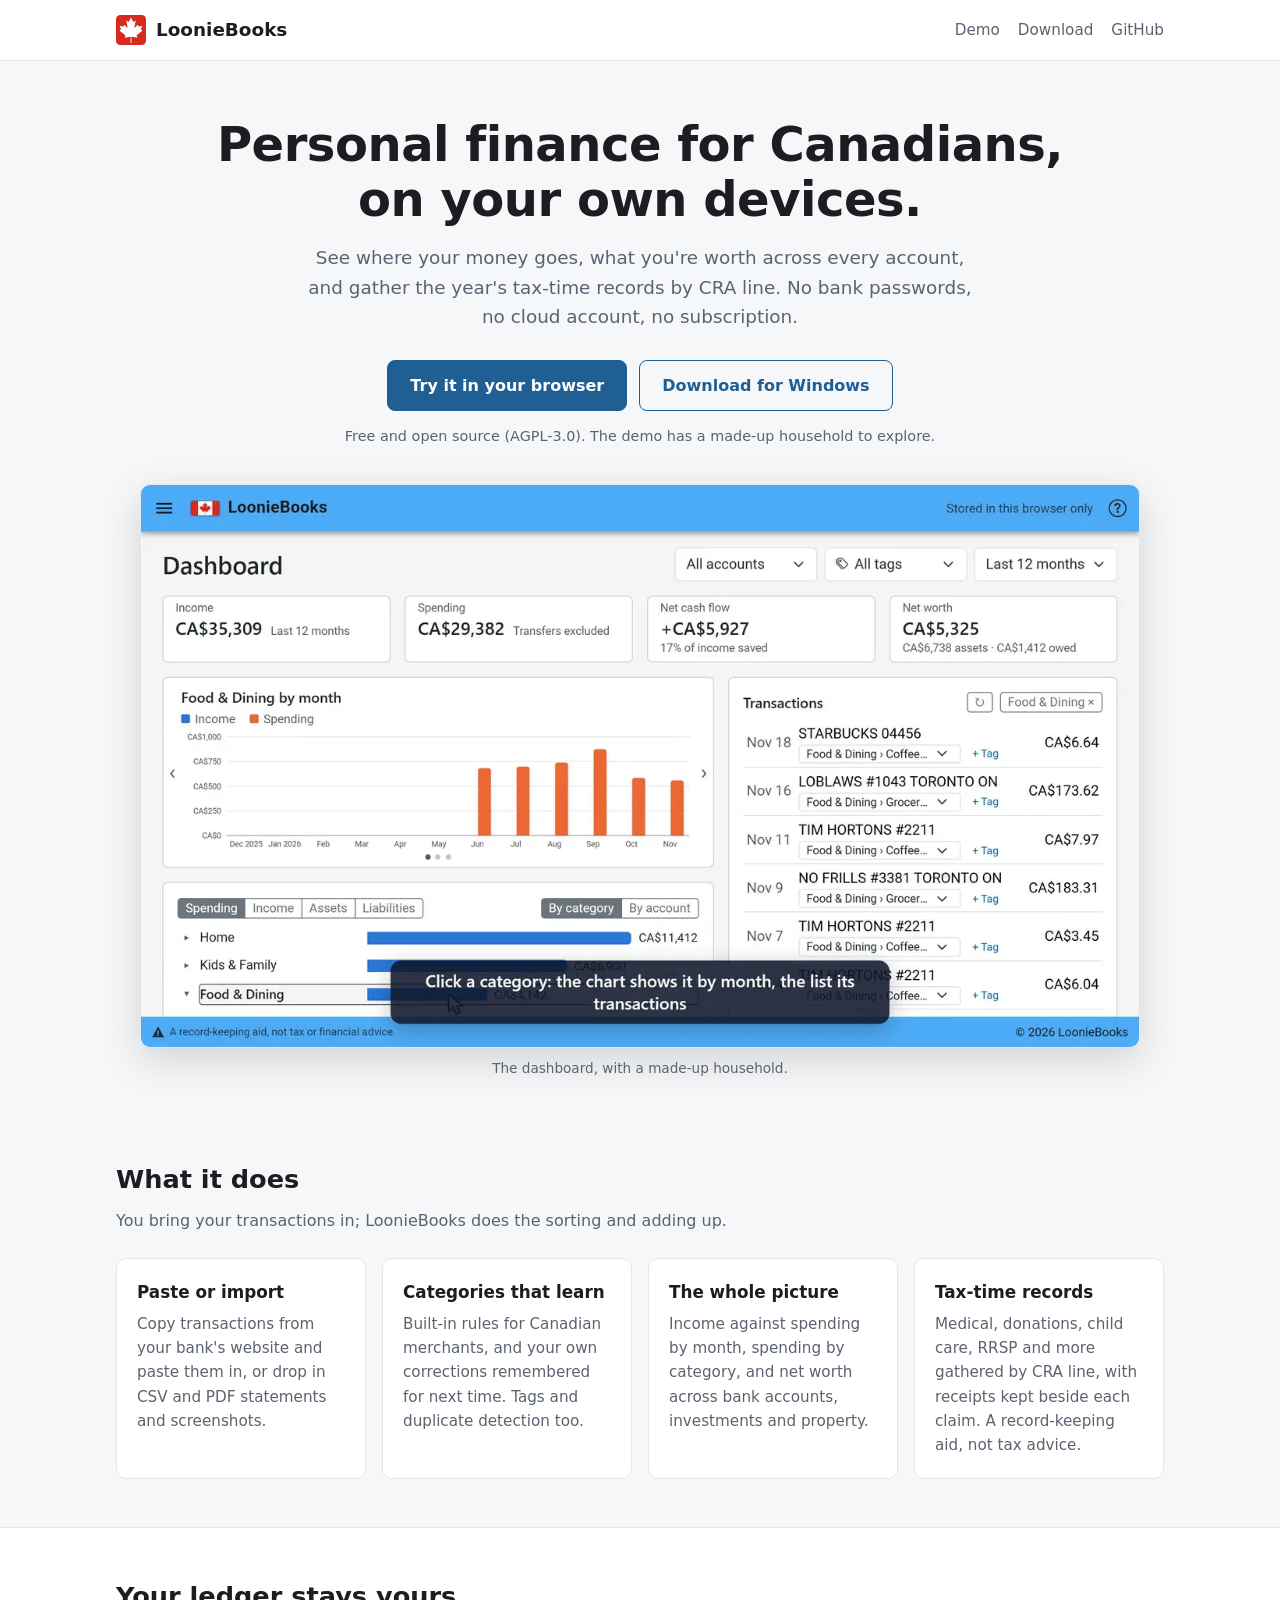
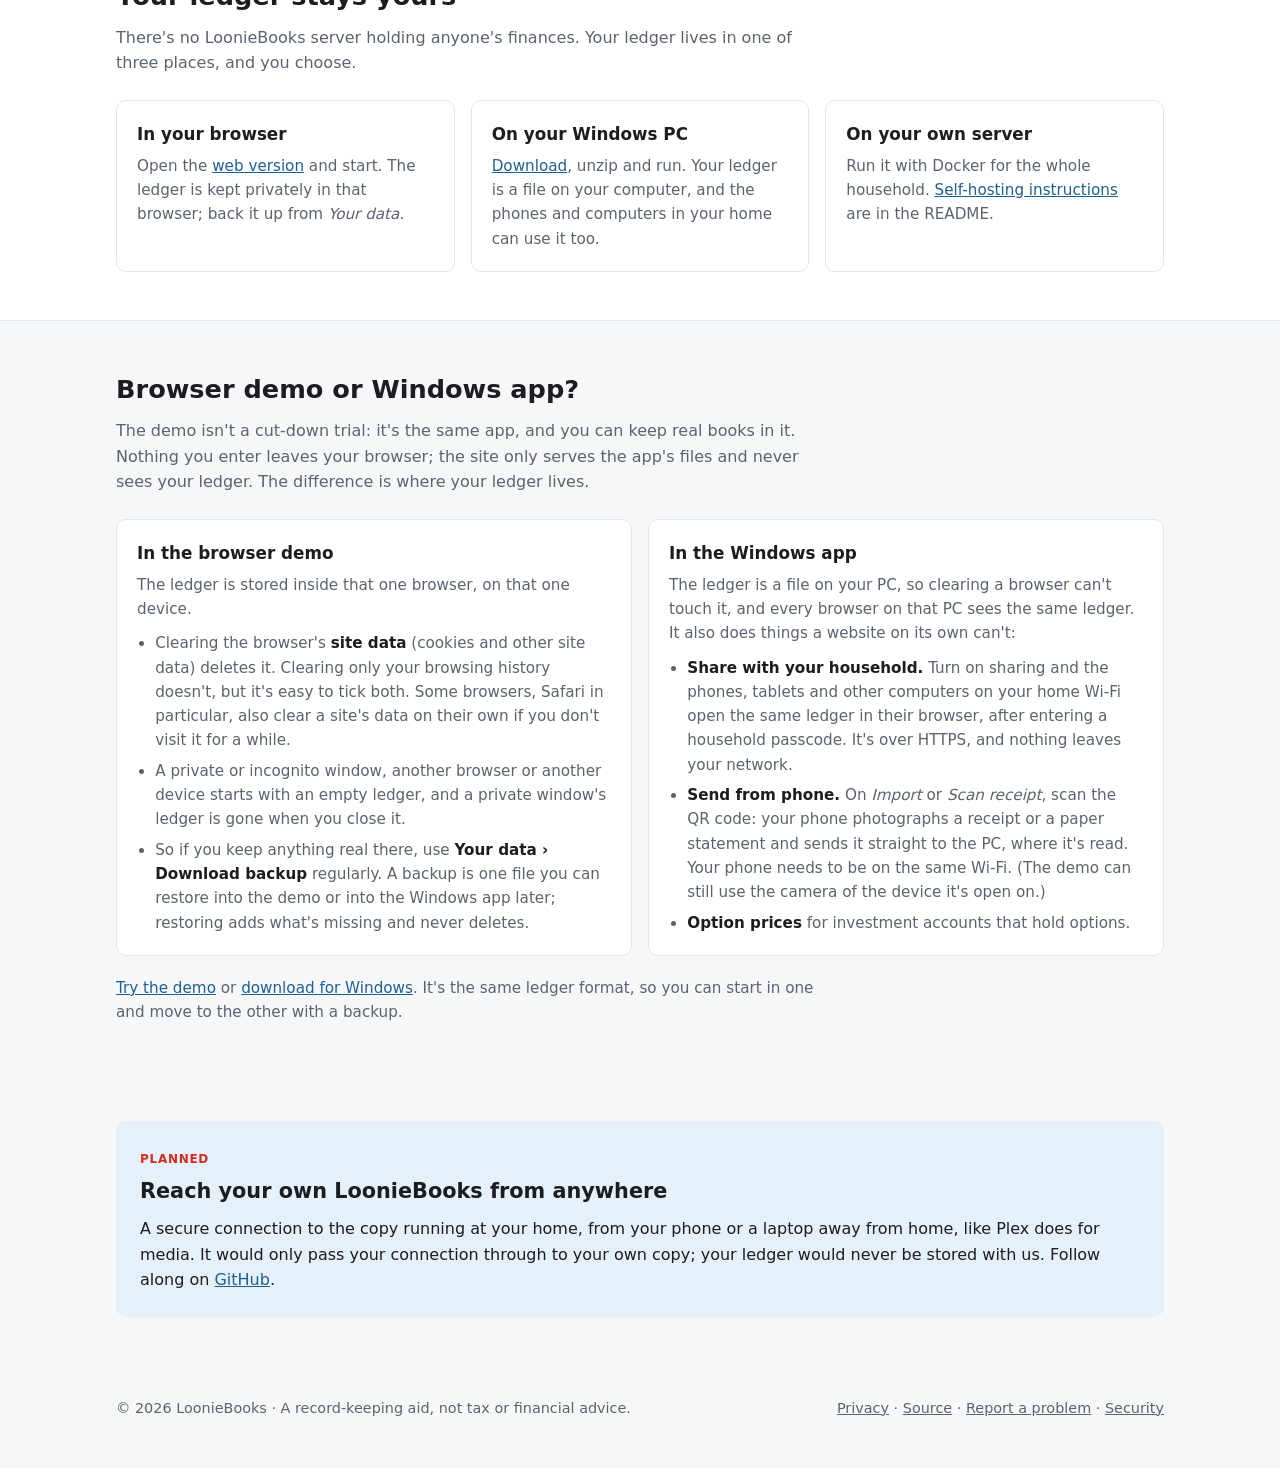
<file: landing/public/index.html>
<!DOCTYPE html>
<html lang="en">
<head>
    <meta charset="utf-8" />
    <meta name="viewport" content="width=device-width, initial-scale=1" />
    <title>LoonieBooks · Personal finance for Canadians, on your own devices</title>
    <meta name="description" content="Track spending, net worth and tax-time records. Free and open source; your ledger stays in your browser, on your PC or on your own server. No bank passwords, no cloud account." />
    <meta property="og:title" content="LoonieBooks" />
    <meta property="og:description" content="Personal finance for Canadians, on your own devices. Free and open source." />
    <meta property="og:image" content="https://looniebooks.ca/dashboard.webp" />
    <meta property="og:url" content="https://looniebooks.ca/" />
    <link rel="icon" type="image/svg+xml" href="favicon.svg" />
    <link rel="alternate icon" type="image/png" href="favicon.png" />
    <link rel="apple-touch-icon" href="apple-touch-icon.png" />
    <link rel="canonical" href="https://looniebooks.ca/" />
    <style>
        :root {
            --bg: #f6f7f9;
            --surface: #ffffff;
            --text: #1b1d21;
            --muted: #5b6370;
            --border: #e3e6ea;
            --accent: #1f5f94;
            --accent-fg: #ffffff;
            --accent-soft: #e6f0f8;
            --maple: #d52b1e;
            color-scheme: light;
        }
        @media (prefers-color-scheme: dark) {
            :root {
                --bg: #16181b;
                --surface: #212529;
                --text: #eef0f3;
                --muted: #a4abb6;
                --border: #2e3338;
                --accent: #4dabf5;
                --accent-fg: #0d1b26;
                --accent-soft: #1c2b38;
                color-scheme: dark;
            }
        }
        * { box-sizing: border-box; }
        body {
            margin: 0;
            background: var(--bg);
            color: var(--text);
            font: 16px/1.6 system-ui, -apple-system, "Segoe UI", Roboto, "Helvetica Neue", Arial, sans-serif;
        }
        a { color: var(--accent); }
        .wrap { max-width: 1080px; margin: 0 auto; padding: 0 16px; }
        header { border-bottom: 1px solid var(--border); background: var(--surface); }
        header .wrap { display: flex; align-items: center; gap: 12px; height: 60px; }
        .brand { display: flex; align-items: center; gap: 10px; font-weight: 700; font-size: 1.15rem; color: var(--text); text-decoration: none; }
        .brand img { width: 30px; height: 30px; }
        header nav { margin-left: auto; display: flex; gap: 18px; font-size: .95rem; }
        header nav a { color: var(--muted); text-decoration: none; }
        header nav a:hover { color: var(--text); }
        .hero { padding: 56px 0 32px; text-align: center; }
        .hero h1 { font-size: clamp(1.9rem, 4.5vw, 3rem); line-height: 1.15; margin: 0 0 16px; letter-spacing: -0.01em; }
        .hero p.lead { font-size: 1.15rem; color: var(--muted); max-width: 680px; margin: 0 auto 28px; }
        .buttons { display: flex; flex-wrap: wrap; gap: 12px; justify-content: center; }
        .btn {
            display: inline-block; padding: 12px 22px; border-radius: 8px; font-weight: 600; text-decoration: none;
            border: 1px solid var(--accent);
        }
        .btn.primary { background: var(--accent); color: var(--accent-fg); }
        .btn.secondary { color: var(--accent); background: transparent; }
        .fine { margin-top: 14px; font-size: .9rem; color: var(--muted); }
        .shot { margin: 36px auto 0; max-width: 1000px; }
        .shot img {
            width: 100%; height: auto; display: block; border-radius: 10px; border: 1px solid var(--border);
            box-shadow: 0 12px 40px rgba(0, 0, 0, .15);
        }
        .shot figcaption { font-size: .85rem; color: var(--muted); text-align: center; margin-top: 10px; }
        section { padding: 48px 0; }
        section h2 { font-size: 1.6rem; margin: 0 0 8px; }
        section > .wrap > p.intro { color: var(--muted); margin: 0 0 24px; max-width: 720px; }
        .grid { display: grid; gap: 16px; grid-template-columns: repeat(auto-fit, minmax(240px, 1fr)); }
        .card { background: var(--surface); border: 1px solid var(--border); border-radius: 10px; padding: 20px; }
        .card h3 { margin: 0 0 6px; font-size: 1.05rem; }
        .card p { margin: 0; color: var(--muted); font-size: .95rem; }
        .card ul { margin: 10px 0 0; padding-left: 1.2em; color: var(--muted); font-size: .95rem; }
        .card li + li { margin-top: 6px; }
        .card li strong { color: var(--text); }
        .compare { grid-template-columns: repeat(auto-fit, minmax(300px, 1fr)); }
        p.after { color: var(--muted); font-size: .95rem; margin: 20px 0 0; max-width: 720px; }
        .band { background: var(--surface); border-top: 1px solid var(--border); border-bottom: 1px solid var(--border); }
        .soon { background: var(--accent-soft); border-radius: 10px; padding: 24px; }
        .soon h2 { font-size: 1.3rem; }
        .soon p { margin: 0; }
        .tag { display: inline-block; font-size: .75rem; font-weight: 700; text-transform: uppercase; letter-spacing: .06em; color: var(--maple); margin-bottom: 6px; }
        footer { padding: 32px 0 48px; color: var(--muted); font-size: .9rem; }
        footer .wrap { display: flex; flex-wrap: wrap; gap: 8px 24px; justify-content: space-between; }
        footer a { color: var(--muted); }
        @media (max-width: 560px) {
            header nav a.optional { display: none; }
            .hero { padding-top: 36px; }
        }
    </style>
</head>
<body>
    <header>
        <div class="wrap">
            <a class="brand" href="/"><img src="favicon.svg" alt="" /> LoonieBooks</a>
            <nav aria-label="Main">
                <a href="https://demo.looniebooks.ca/">Demo</a>
                <a class="optional" href="https://github.com/savagepanda/LoonieBooks/releases/latest">Download</a>
                <a href="https://github.com/savagepanda/LoonieBooks">GitHub</a>
            </nav>
        </div>
    </header>

    <main>
        <div class="hero">
            <div class="wrap">
                <h1>Personal finance for Canadians,<br />on your own devices.</h1>
                <p class="lead">
                    See where your money goes, what you're worth across every account, and gather the year's tax-time records
                    by CRA line. No bank passwords, no cloud account, no subscription.
                </p>
                <div class="buttons">
                    <a class="btn primary" href="https://demo.looniebooks.ca/">Try it in your browser</a>
                    <a class="btn secondary" href="https://github.com/savagepanda/LoonieBooks/releases/latest">Download for Windows</a>
                </div>
                <p class="fine">Free and open source (AGPL-3.0). The demo has a made-up household to explore.</p>
                <figure class="shot">
                    <img src="dashboard.webp" width="1280" height="720" alt="The LoonieBooks dashboard: income and spending by month, spending by category, and recent transactions for a made-up household" />
                    <figcaption>The dashboard, with a made-up household.</figcaption>
                </figure>
            </div>
        </div>

        <section>
            <div class="wrap">
                <h2>What it does</h2>
                <p class="intro">You bring your transactions in; LoonieBooks does the sorting and adding up.</p>
                <div class="grid">
                    <div class="card">
                        <h3>Paste or import</h3>
                        <p>Copy transactions from your bank's website and paste them in, or drop in CSV and PDF statements and screenshots.</p>
                    </div>
                    <div class="card">
                        <h3>Categories that learn</h3>
                        <p>Built-in rules for Canadian merchants, and your own corrections remembered for next time. Tags and duplicate detection too.</p>
                    </div>
                    <div class="card">
                        <h3>The whole picture</h3>
                        <p>Income against spending by month, spending by category, and net worth across bank accounts, investments and property.</p>
                    </div>
                    <div class="card">
                        <h3>Tax-time records</h3>
                        <p>Medical, donations, child care, RRSP and more gathered by CRA line, with receipts kept beside each claim. A record-keeping aid, not tax advice.</p>
                    </div>
                </div>
            </div>
        </section>

        <section class="band">
            <div class="wrap">
                <h2>Your ledger stays yours</h2>
                <p class="intro">
                    There's no LoonieBooks server holding anyone's finances. Your ledger lives in one of three places, and you choose.
                </p>
                <div class="grid">
                    <div class="card">
                        <h3>In your browser</h3>
                        <p>Open the <a href="https://demo.looniebooks.ca/">web version</a> and start. The ledger is kept privately in that browser; back it up from <em>Your data</em>.</p>
                    </div>
                    <div class="card">
                        <h3>On your Windows PC</h3>
                        <p><a href="https://github.com/savagepanda/LoonieBooks/releases/latest">Download</a>, unzip and run. Your ledger is a file on your computer, and the phones and computers in your home can use it too.</p>
                    </div>
                    <div class="card">
                        <h3>On your own server</h3>
                        <p>Run it with Docker for the whole household. <a href="https://github.com/savagepanda/LoonieBooks#readme">Self-hosting instructions</a> are in the README.</p>
                    </div>
                </div>
            </div>
        </section>

        <section id="demo-or-app">
            <div class="wrap">
                <h2>Browser demo or Windows app?</h2>
                <p class="intro">
                    The demo isn't a cut-down trial: it's the same app, and you can keep real books in it. Nothing you enter leaves
                    your browser; the site only serves the app's files and never sees your ledger. The difference is where your
                    ledger lives.
                </p>
                <div class="grid compare">
                    <div class="card">
                        <h3>In the browser demo</h3>
                        <p>The ledger is stored inside that one browser, on that one device.</p>
                        <ul>
                            <li>Clearing the browser's <strong>site data</strong> (cookies and other site data) deletes it. Clearing only
                                your browsing history doesn't, but it's easy to tick both. Some browsers, Safari in particular, also clear
                                a site's data on their own if you don't visit it for a while.</li>
                            <li>A private or incognito window, another browser or another device starts with an empty ledger, and a
                                private window's ledger is gone when you close it.</li>
                            <li>So if you keep anything real there, use <strong>Your data › Download backup</strong> regularly. A backup
                                is one file you can restore into the demo or into the Windows app later; restoring adds what's missing
                                and never deletes.</li>
                        </ul>
                    </div>
                    <div class="card">
                        <h3>In the Windows app</h3>
                        <p>The ledger is a file on your PC, so clearing a browser can't touch it, and every browser on that PC sees the same ledger. It also does things a website on its own can't:</p>
                        <ul>
                            <li><strong>Share with your household.</strong> Turn on sharing and the phones, tablets and other computers on
                                your home Wi-Fi open the same ledger in their browser, after entering a household passcode. It's over
                                HTTPS, and nothing leaves your network.</li>
                            <li><strong>Send from phone.</strong> On <em>Import</em> or <em>Scan receipt</em>, scan the QR code: your
                                phone photographs a receipt or a paper statement and sends it straight to the PC, where it's read. Your
                                phone needs to be on the same Wi-Fi. (The demo can still use the camera of the device it's open on.)</li>
                            <li><strong>Option prices</strong> for investment accounts that hold options.</li>
                        </ul>
                    </div>
                </div>
                <p class="after">
                    <a href="https://demo.looniebooks.ca/">Try the demo</a> or
                    <a href="https://github.com/savagepanda/LoonieBooks/releases/latest">download for Windows</a>. It's the same
                    ledger format, so you can start in one and move to the other with a backup.
                </p>
            </div>
        </section>

        <section>
            <div class="wrap">
                <div class="soon">
                    <span class="tag">Planned</span>
                    <h2>Reach your own LoonieBooks from anywhere</h2>
                    <p>
                        A secure connection to the copy running at your home, from your phone or a laptop away from home, like Plex does
                        for media. It would only pass your connection through to your own copy; your ledger would never be stored with us.
                        Follow along on <a href="https://github.com/savagepanda/LoonieBooks">GitHub</a>.
                    </p>
                </div>
            </div>
        </section>
    </main>

    <footer>
        <div class="wrap">
            <span>© 2026 LoonieBooks · A record-keeping aid, not tax or financial advice.</span>
            <span>
                <a href="/privacy">Privacy</a> ·
                <a href="https://github.com/savagepanda/LoonieBooks">Source</a> ·
                <a href="https://github.com/savagepanda/LoonieBooks/issues">Report a problem</a> ·
                <a href="https://github.com/savagepanda/LoonieBooks/blob/main/SECURITY.md">Security</a>
            </span>
        </div>
    </footer>
</body>
</html>
</file>
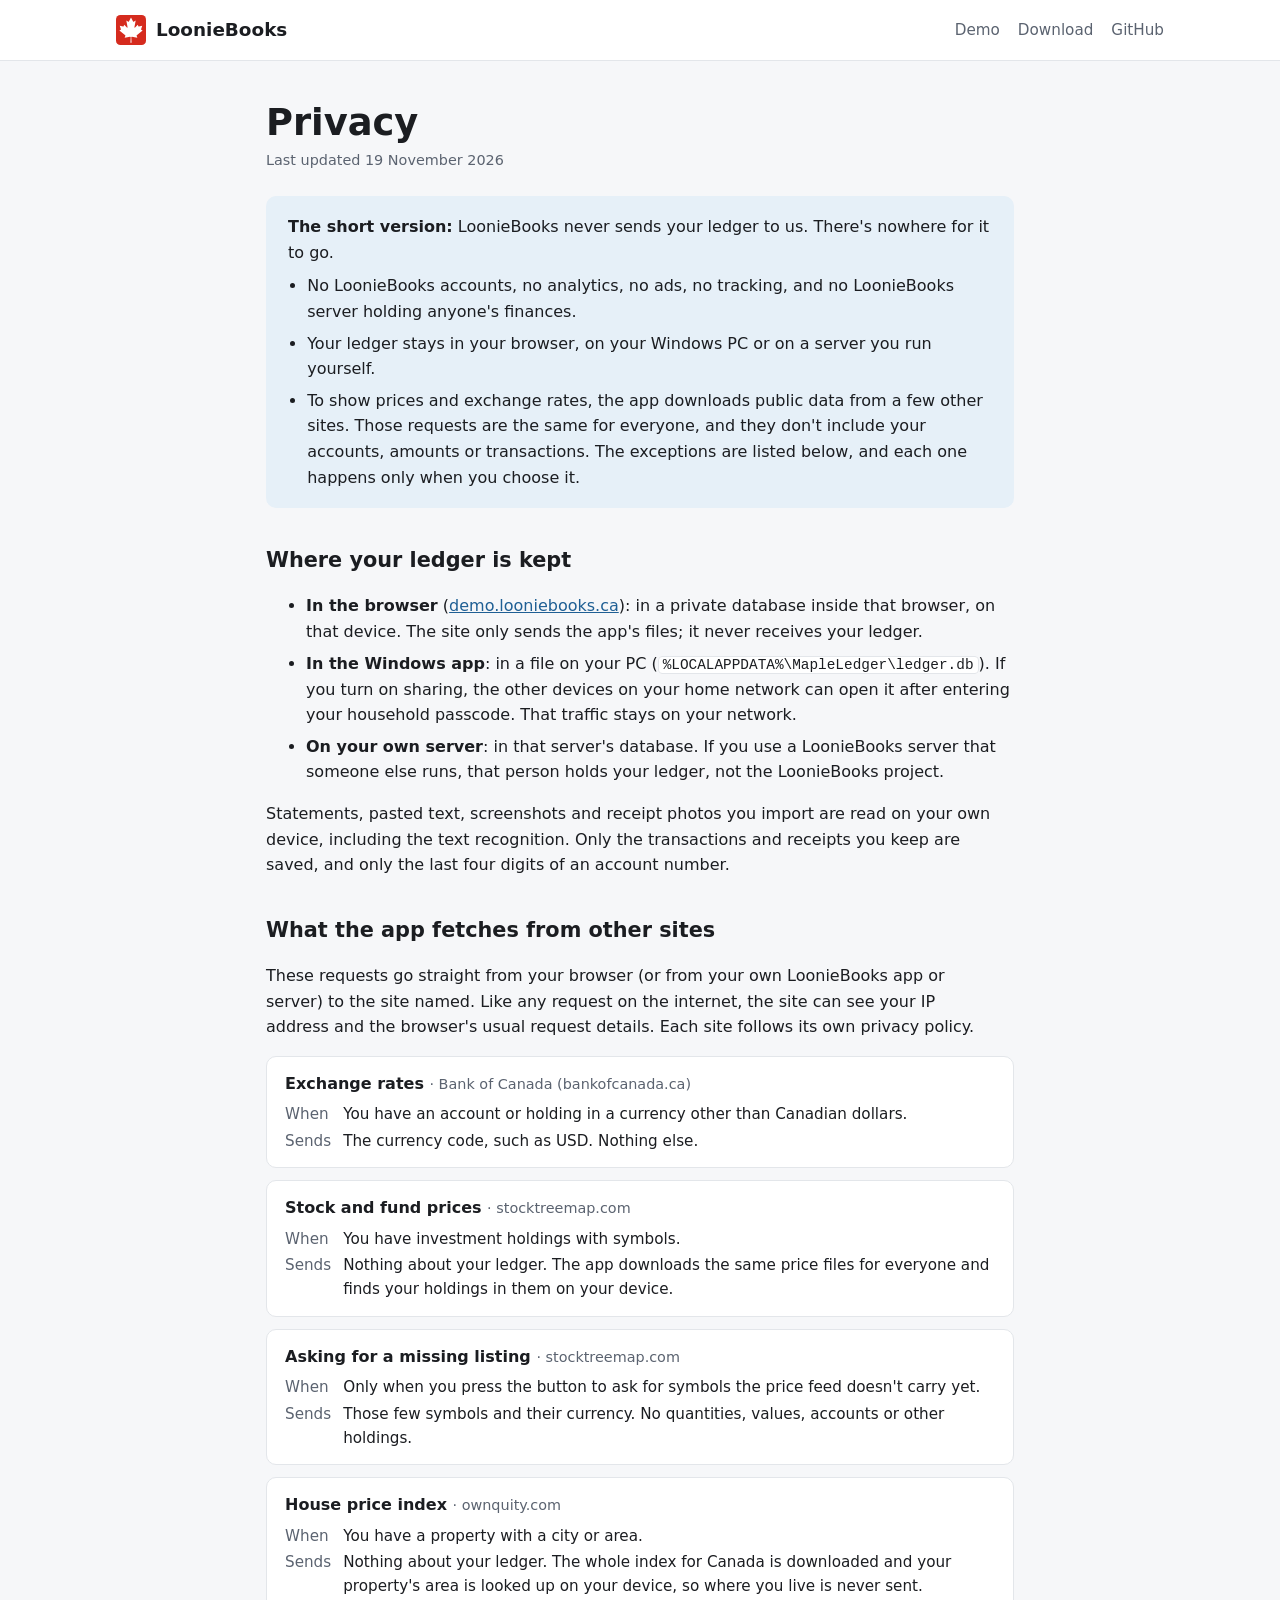
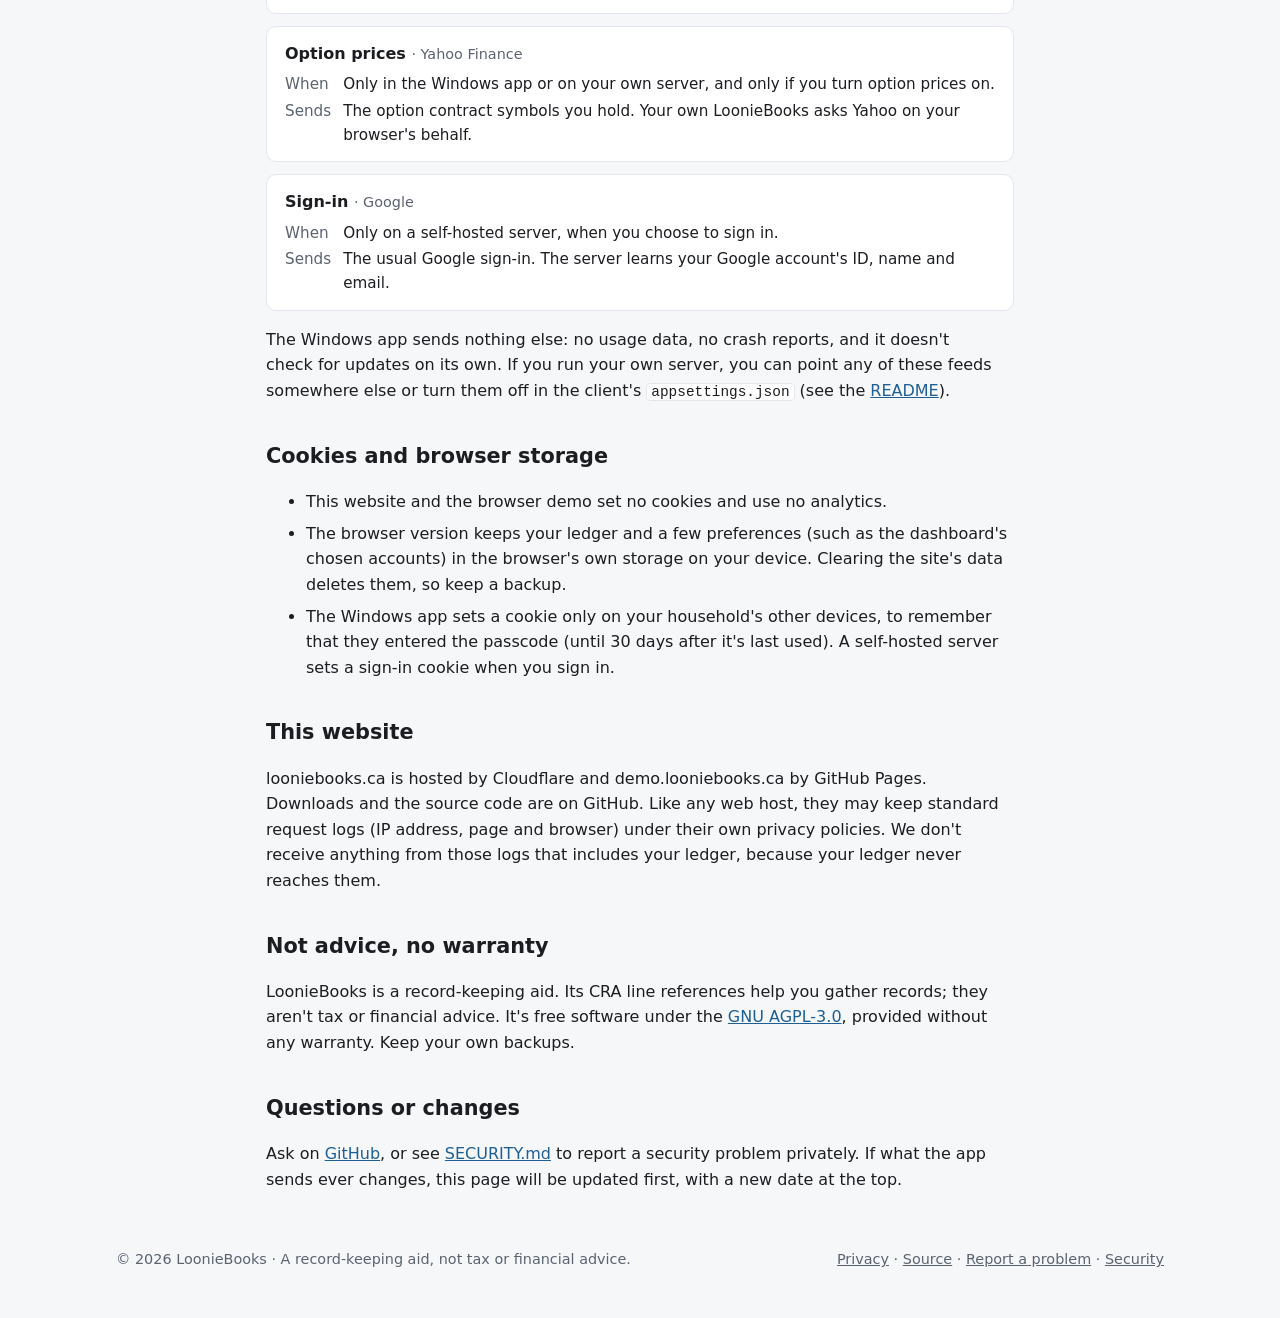
<file: landing/public/privacy.html>
<!DOCTYPE html>
<html lang="en">
<head>
    <meta charset="utf-8" />
    <meta name="viewport" content="width=device-width, initial-scale=1" />
    <title>Privacy · LoonieBooks</title>
    <meta name="description" content="What LoonieBooks keeps, where, and the few things it fetches from other sites. No accounts, no analytics, no LoonieBooks server holding your ledger." />
    <link rel="icon" type="image/svg+xml" href="favicon.svg" />
    <link rel="alternate icon" type="image/png" href="favicon.png" />
    <link rel="apple-touch-icon" href="apple-touch-icon.png" />
    <link rel="canonical" href="https://looniebooks.ca/privacy" />
    <style>
        :root {
            --bg: #f6f7f9;
            --surface: #ffffff;
            --text: #1b1d21;
            --muted: #5b6370;
            --border: #e3e6ea;
            --accent: #1f5f94;
            --accent-soft: #e6f0f8;
            color-scheme: light;
        }
        @media (prefers-color-scheme: dark) {
            :root {
                --bg: #16181b;
                --surface: #212529;
                --text: #eef0f3;
                --muted: #a4abb6;
                --border: #2e3338;
                --accent: #4dabf5;
                --accent-soft: #1c2b38;
                color-scheme: dark;
            }
        }
        * { box-sizing: border-box; }
        body {
            margin: 0;
            background: var(--bg);
            color: var(--text);
            font: 16px/1.6 system-ui, -apple-system, "Segoe UI", Roboto, "Helvetica Neue", Arial, sans-serif;
        }
        a { color: var(--accent); }
        .wrap { max-width: 1080px; margin: 0 auto; padding: 0 16px; }
        header { border-bottom: 1px solid var(--border); background: var(--surface); }
        header .wrap { display: flex; align-items: center; gap: 12px; height: 60px; }
        .brand { display: flex; align-items: center; gap: 10px; font-weight: 700; font-size: 1.15rem; color: var(--text); text-decoration: none; }
        .brand img { width: 30px; height: 30px; }
        header nav { margin-left: auto; display: flex; gap: 18px; font-size: .95rem; }
        header nav a { color: var(--muted); text-decoration: none; }
        header nav a:hover { color: var(--text); }
        main .wrap { max-width: 780px; }
        h1 { font-size: clamp(1.7rem, 4vw, 2.3rem); line-height: 1.2; margin: 40px 0 4px; }
        .updated { color: var(--muted); font-size: .9rem; margin: 0 0 24px; }
        .short { background: var(--accent-soft); border-radius: 10px; padding: 18px 22px; margin-bottom: 8px; }
        .short p { margin: 0; }
        .short ul { margin: 8px 0 0; padding-left: 1.2em; }
        h2 { font-size: 1.3rem; margin: 36px 0 8px; }
        p, li { max-width: 72ch; }
        li + li { margin-top: 6px; }
        .feeds { display: grid; gap: 12px; margin: 16px 0; }
        .feed { background: var(--surface); border: 1px solid var(--border); border-radius: 10px; padding: 14px 18px; }
        .feed h3 { margin: 0; font-size: 1rem; }
        .feed .host { color: var(--muted); font-weight: 400; font-size: .9rem; }
        .feed dl { margin: 6px 0 0; display: grid; grid-template-columns: max-content 1fr; gap: 2px 12px; font-size: .95rem; }
        .feed dt { color: var(--muted); }
        .feed dd { margin: 0; }
        code { font-size: .9em; background: var(--surface); border: 1px solid var(--border); border-radius: 4px; padding: 0 4px; }
        footer { padding: 40px 0 48px; color: var(--muted); font-size: .9rem; }
        footer .wrap { display: flex; flex-wrap: wrap; gap: 8px 24px; justify-content: space-between; }
        footer a { color: var(--muted); }
        @media (max-width: 560px) {
            header nav a.optional { display: none; }
            .feed dl { grid-template-columns: 1fr; }
            .feed dd + dt { margin-top: 4px; }
        }
    </style>
</head>
<body>
    <header>
        <div class="wrap">
            <a class="brand" href="/"><img src="favicon.svg" alt="" /> LoonieBooks</a>
            <nav aria-label="Main">
                <a href="https://demo.looniebooks.ca/">Demo</a>
                <a class="optional" href="https://github.com/savagepanda/LoonieBooks/releases/latest">Download</a>
                <a href="https://github.com/savagepanda/LoonieBooks">GitHub</a>
            </nav>
        </div>
    </header>

    <main>
        <div class="wrap">
            <h1>Privacy</h1>
            <p class="updated">Last updated 19 November 2026</p>

            <div class="short">
                <p><strong>The short version:</strong> LoonieBooks never sends your ledger to us. There's nowhere for it to go.</p>
                <ul>
                    <li>No LoonieBooks accounts, no analytics, no ads, no tracking, and no LoonieBooks server holding anyone's finances.</li>
                    <li>Your ledger stays in your browser, on your Windows PC or on a server you run yourself.</li>
                    <li>To show prices and exchange rates, the app downloads public data from a few other sites. Those requests are
                        the same for everyone, and they don't include your accounts, amounts or transactions. The exceptions are listed
                        below, and each one happens only when you choose it.</li>
                </ul>
            </div>

            <h2>Where your ledger is kept</h2>
            <ul>
                <li><strong>In the browser</strong> (<a href="https://demo.looniebooks.ca/">demo.looniebooks.ca</a>): in a private
                    database inside that browser, on that device. The site only sends the app's files; it never receives your ledger.</li>
                <li><strong>In the Windows app</strong>: in a file on your PC (<code>%LOCALAPPDATA%\MapleLedger\ledger.db</code>). If you turn on
                    sharing, the other devices on your home network can open it after entering your household passcode. That traffic
                    stays on your network.</li>
                <li><strong>On your own server</strong>: in that server's database. If you use a LoonieBooks server that someone else runs,
                    that person holds your ledger, not the LoonieBooks project.</li>
            </ul>
            <p>
                Statements, pasted text, screenshots and receipt photos you import are read on your own device, including the text
                recognition. Only the transactions and receipts you keep are saved, and only the last four digits of an account number.
            </p>

            <h2>What the app fetches from other sites</h2>
            <p>
                These requests go straight from your browser (or from your own LoonieBooks app or server) to the site named. Like any
                request on the internet, the site can see your IP address and the browser's usual request details. Each site follows its
                own privacy policy.
            </p>
            <div class="feeds">
                <div class="feed">
                    <h3>Exchange rates <span class="host">· Bank of Canada (bankofcanada.ca)</span></h3>
                    <dl>
                        <dt>When</dt><dd>You have an account or holding in a currency other than Canadian dollars.</dd>
                        <dt>Sends</dt><dd>The currency code, such as USD. Nothing else.</dd>
                    </dl>
                </div>
                <div class="feed">
                    <h3>Stock and fund prices <span class="host">· stocktreemap.com</span></h3>
                    <dl>
                        <dt>When</dt><dd>You have investment holdings with symbols.</dd>
                        <dt>Sends</dt><dd>Nothing about your ledger. The app downloads the same price files for everyone and finds your
                            holdings in them on your device.</dd>
                    </dl>
                </div>
                <div class="feed">
                    <h3>Asking for a missing listing <span class="host">· stocktreemap.com</span></h3>
                    <dl>
                        <dt>When</dt><dd>Only when you press the button to ask for symbols the price feed doesn't carry yet.</dd>
                        <dt>Sends</dt><dd>Those few symbols and their currency. No quantities, values, accounts or other holdings.</dd>
                    </dl>
                </div>
                <div class="feed">
                    <h3>House price index <span class="host">· ownquity.com</span></h3>
                    <dl>
                        <dt>When</dt><dd>You have a property with a city or area.</dd>
                        <dt>Sends</dt><dd>Nothing about your ledger. The whole index for Canada is downloaded and your property's area is
                            looked up on your device, so where you live is never sent.</dd>
                    </dl>
                </div>
                <div class="feed">
                    <h3>Option prices <span class="host">· Yahoo Finance</span></h3>
                    <dl>
                        <dt>When</dt><dd>Only in the Windows app or on your own server, and only if you turn option prices on.</dd>
                        <dt>Sends</dt><dd>The option contract symbols you hold. Your own LoonieBooks asks Yahoo on your browser's behalf.</dd>
                    </dl>
                </div>
                <div class="feed">
                    <h3>Sign-in <span class="host">· Google</span></h3>
                    <dl>
                        <dt>When</dt><dd>Only on a self-hosted server, when you choose to sign in.</dd>
                        <dt>Sends</dt><dd>The usual Google sign-in. The server learns your Google account's ID, name and email.</dd>
                    </dl>
                </div>
            </div>
            <p>
                The Windows app sends nothing else: no usage data, no crash reports, and it doesn't check for updates on its own. If you
                run your own server, you can point any of these feeds somewhere else or turn them off in the client's
                <code>appsettings.json</code> (see the <a href="https://github.com/savagepanda/LoonieBooks#readme">README</a>).
            </p>

            <h2>Cookies and browser storage</h2>
            <ul>
                <li>This website and the browser demo set no cookies and use no analytics.</li>
                <li>The browser version keeps your ledger and a few preferences (such as the dashboard's chosen accounts) in the browser's own
                    storage on your device. Clearing the site's data deletes them, so keep a backup.</li>
                <li>The Windows app sets a cookie only on your household's other devices, to remember that they entered the passcode
                    (until 30 days after it's last used). A self-hosted server sets a sign-in cookie when you sign in.</li>
            </ul>

            <h2>This website</h2>
            <p>
                looniebooks.ca is hosted by Cloudflare and demo.looniebooks.ca by GitHub Pages. Downloads and the source code are on
                GitHub. Like any web host, they may keep standard request logs (IP address, page and browser) under their own privacy
                policies. We don't receive anything from those logs that includes your ledger, because your ledger never reaches them.
            </p>

            <h2>Not advice, no warranty</h2>
            <p>
                LoonieBooks is a record-keeping aid. Its CRA line references help you gather records; they aren't tax or financial
                advice. It's free software under the <a href="https://github.com/savagepanda/LoonieBooks/blob/main/LICENSE">GNU AGPL-3.0</a>,
                provided without any warranty. Keep your own backups.
            </p>

            <h2>Questions or changes</h2>
            <p>
                Ask on <a href="https://github.com/savagepanda/LoonieBooks/issues">GitHub</a>, or see
                <a href="https://github.com/savagepanda/LoonieBooks/blob/main/SECURITY.md">SECURITY.md</a> to report a security
                problem privately. If what the app sends ever changes, this page will be updated first, with a new date at the top.
            </p>
        </div>
    </main>

    <footer>
        <div class="wrap">
            <span>© 2026 LoonieBooks · A record-keeping aid, not tax or financial advice.</span>
            <span>
                <a href="/privacy" aria-current="page">Privacy</a> ·
                <a href="https://github.com/savagepanda/LoonieBooks">Source</a> ·
                <a href="https://github.com/savagepanda/LoonieBooks/issues">Report a problem</a> ·
                <a href="https://github.com/savagepanda/LoonieBooks/blob/main/SECURITY.md">Security</a>
            </span>
        </div>
    </footer>
</body>
</html>
</file>
